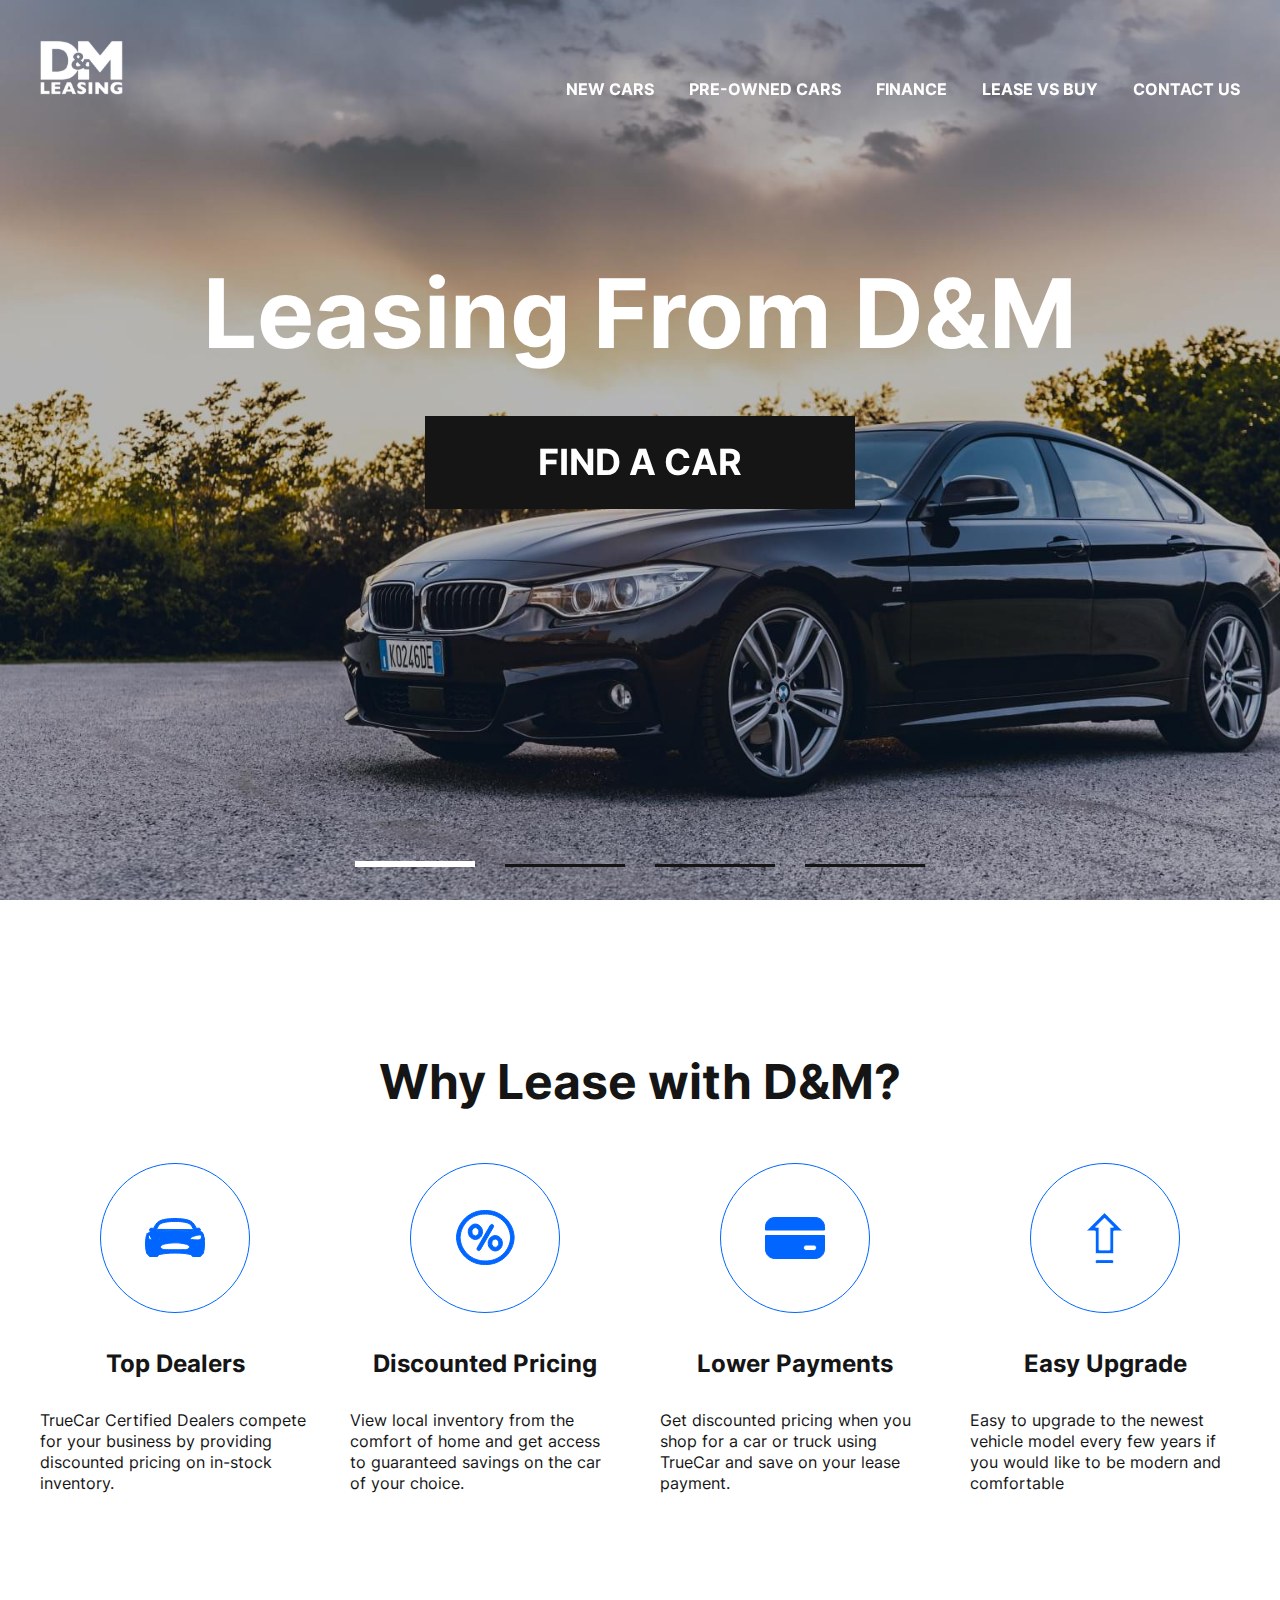
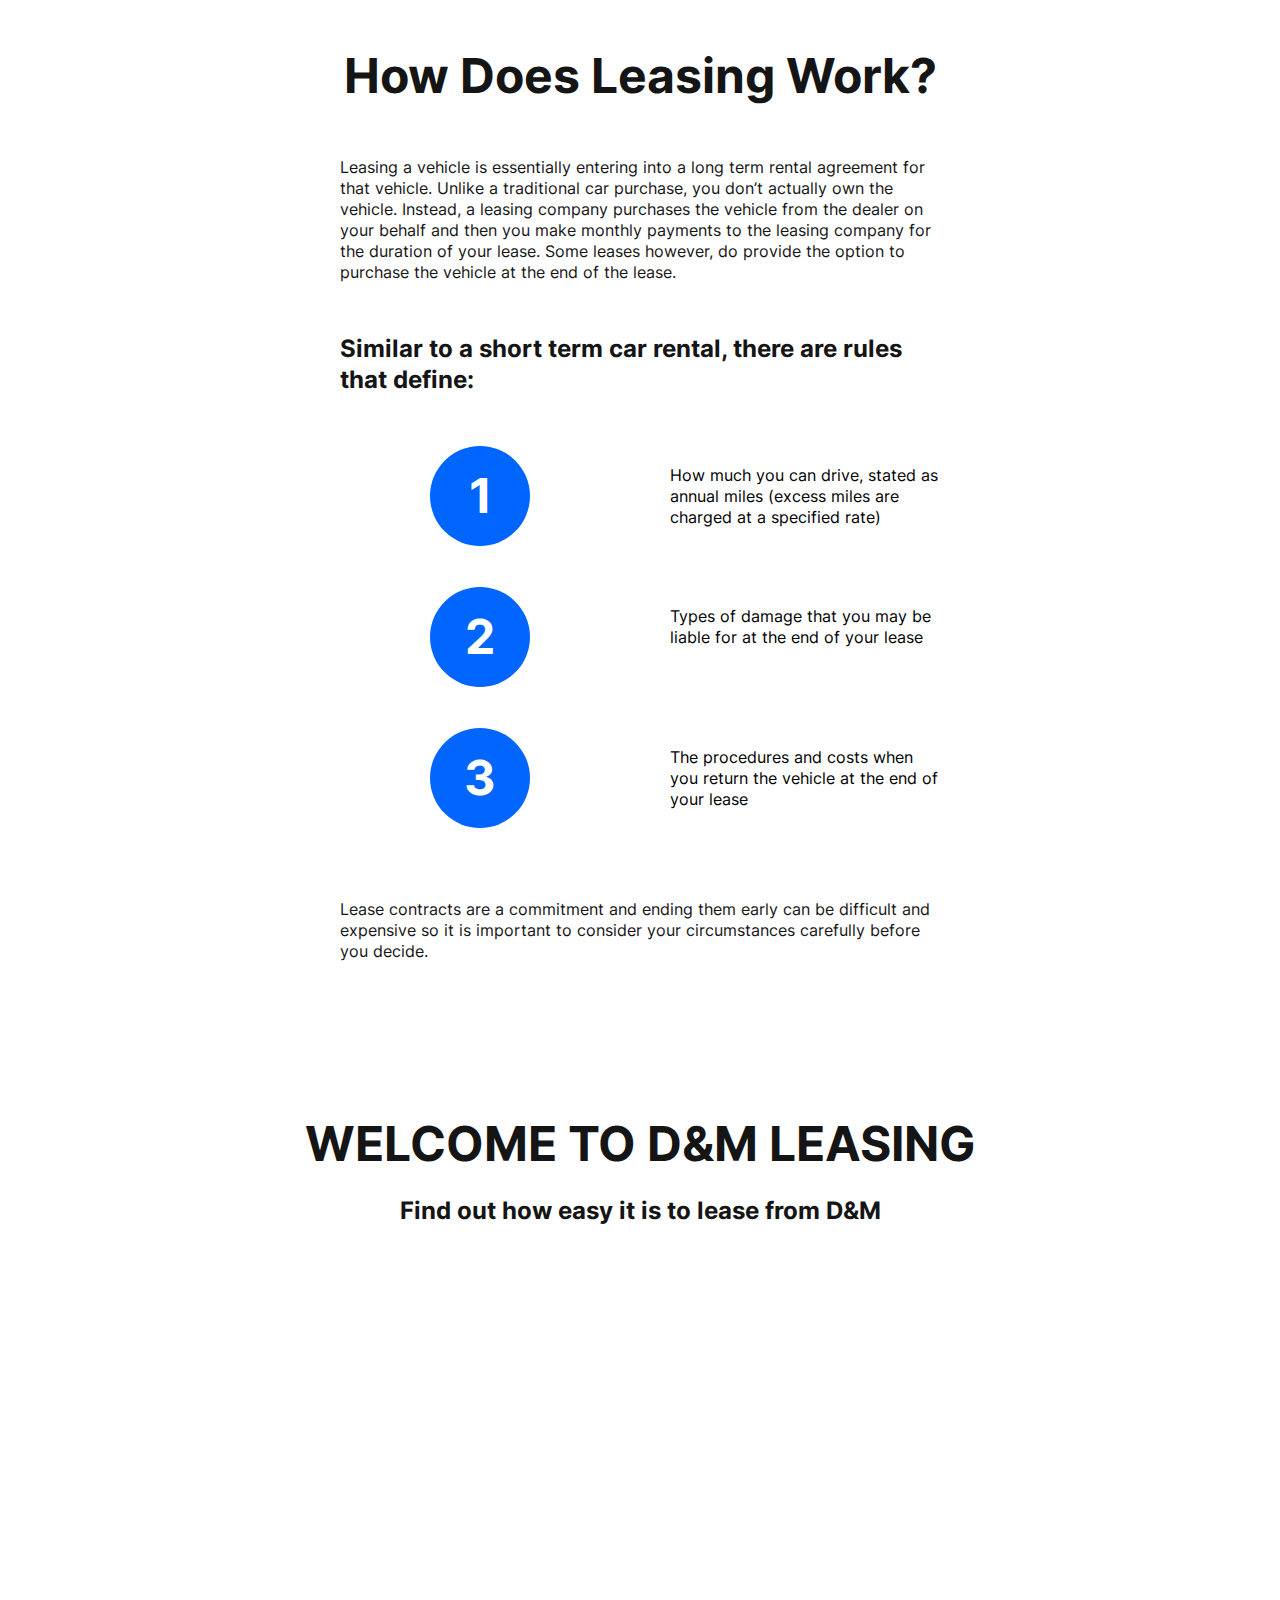
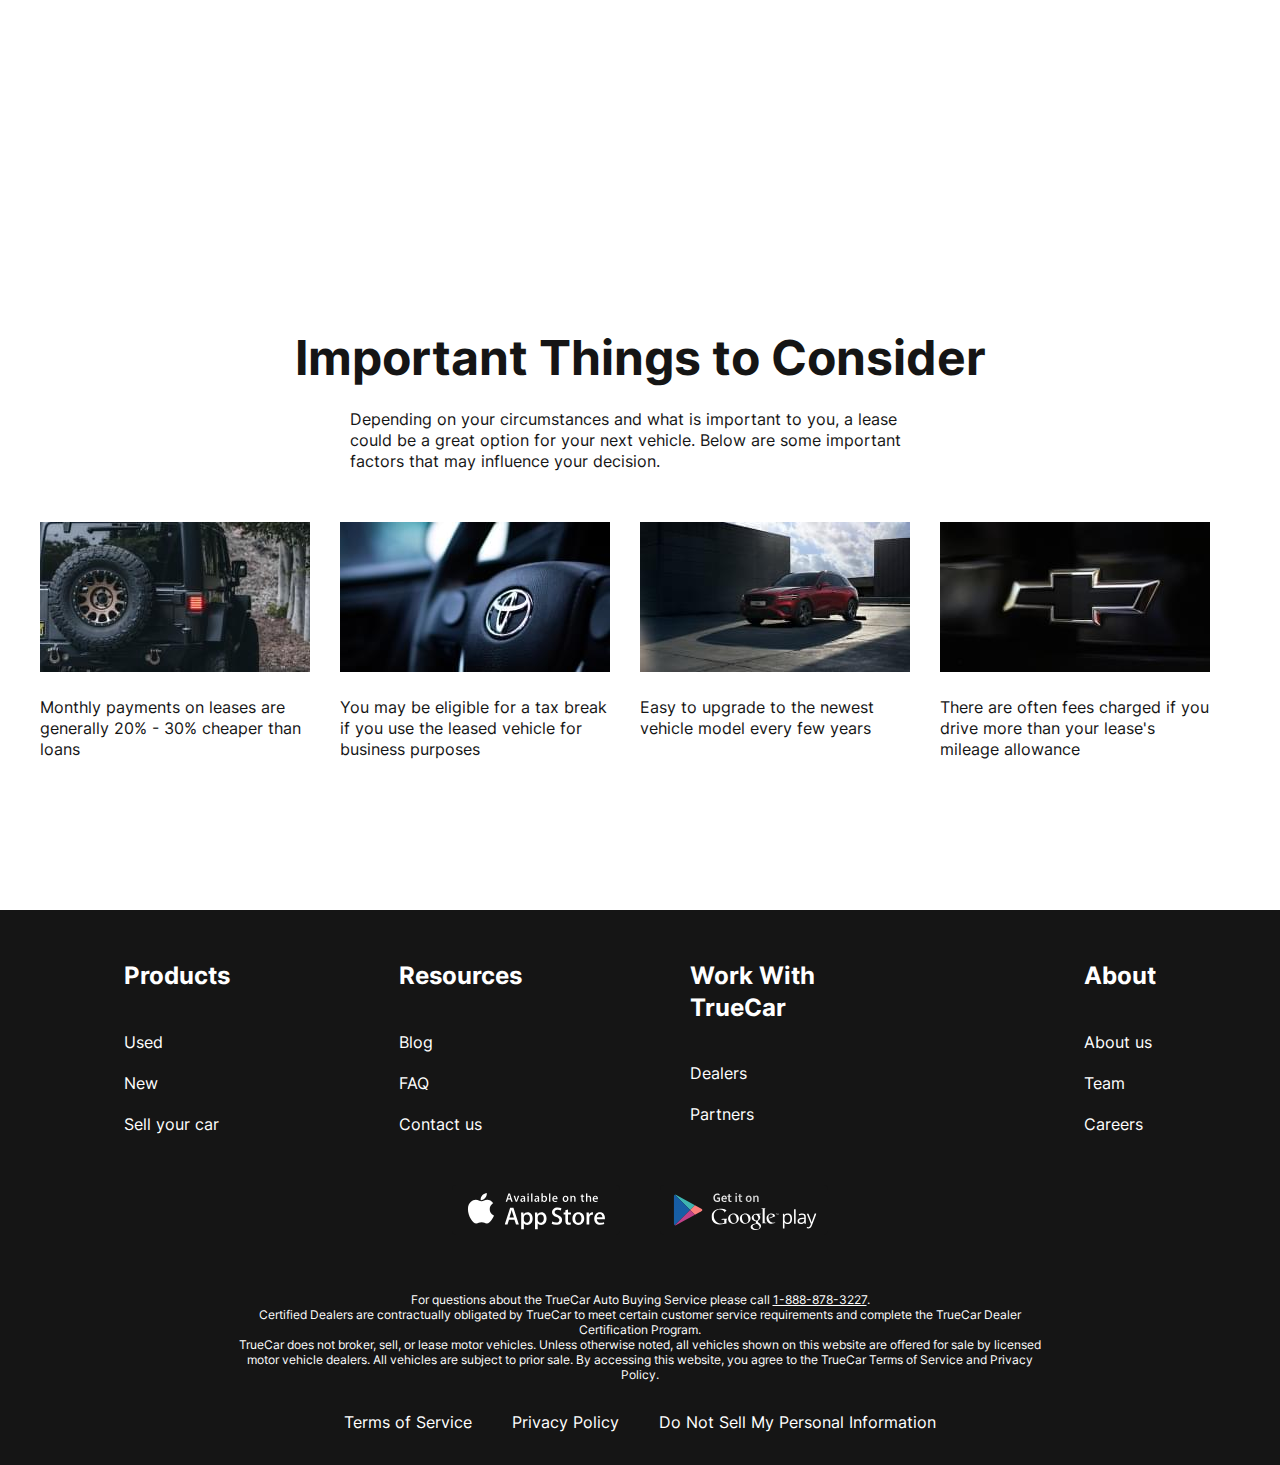
<file: index.html>
<!DOCTYPE html><html lang="en"><head><meta charset="UTF-8"><meta name="viewport" content="width=device-width,initial-scale=1"><title>Leasing From D&M</title><link rel="icon" type="images/x-icon" href="icons/logo-white.svg"><link rel="stylesheet" href="css/style.min.css"></head><body><div class="wrapper"><header class="header header-main"><div class="container"><div class="header__inner"><a class="logo" href="index.html"><img class="logo__img" src="icons/logo-white.svg" alt="logo"></a><nav class="menu"><button class="menu__btn"><span></span> <span></span> <span></span></button><ul class="menu__list"><li class="menu__list-item"><a href="new-cars.html" class="menu__list-link">NEW CARS</a></li><li class="menu__list-item"><a href="#" class="menu__list-link">PRE-OWNED CARS</a></li><li class="menu__list-item"><a href="#" class="menu__list-link">FINANCE</a></li><li class="menu__list-item"><a href="#" class="menu__list-link">LEASE VS BUY</a></li><li class="menu__list-item"><a href="contacts.html" class="menu__list-link">CONTACT US</a></li></ul></nav></div></div></header><main class="main"><section class="top"><div class="container"><h1 class="top__title">Leasing From D&M</h1><a class="top__link" href="new-cars.html">FIND A CAR</a></div></section><div class="slider"><div class="swiper"><div class="swiper-wrapper"><div class="swiper-slide" style="background-image: url(img/bg-slider-1.jpg);"></div><div class="swiper-slide" style="background-image: url(img/bg-slider-2.jpg);"></div><div class="swiper-slide" style="background-image: url(img/bg-slider-1.jpg);"></div><div class="swiper-slide" style="background-image: url(img/bg-slider-2.jpg);"></div></div><div class="swiper-pagination"></div></div></div><section class="why-lease"><div class="container"><h2 class="why-lease__title title">Why Lease with D&M?</h2><ul class="why-lease__list"><li class="why-lease__item"><img class="why-lease__item-img" src="icons/why-lease/why-lease-1.svg" alt=""><h3 class="why-lease__item-title">Top Dealers</h3><p class="why-lease__item-text">TrueCar Certified Dealers compete for your business by providing discounted pricing on in-stock inventory.</p></li><li class="why-lease__item"><img class="why-lease__item-img" src="icons/why-lease/why-lease-2.svg" alt=""><h3 class="why-lease__item-title">Discounted Pricing</h3><p class="why-lease__item-text">View local inventory from the comfort of home and get access to guaranteed savings on the car of your choice.</p></li><li class="why-lease__item"><img class="why-lease__item-img" src="icons/why-lease/why-lease-3.svg" alt=""><h3 class="why-lease__item-title">Lower Payments</h3><p class="why-lease__item-text">Get discounted pricing when you shop for a car or truck using TrueCar and save on your lease payment.</p></li><li class="why-lease__item"><img class="why-lease__item-img" src="icons/why-lease/why-lease-4.svg" alt=""><h3 class="why-lease__item-title">Easy Upgrade</h3><p class="why-lease__item-text">Easy to upgrade to the newest vehicle model every few years if you would like to be modern and comfortable</p></li></ul></div></section><section class="how-does"><div class="container"><div class="how-does__inner"><h2 class="title">How Does Leasing Work?</h2><p class="how-does__text">Leasing a vehicle is essentially entering into a long term rental agreement for that vehicle. Unlike a traditional car purchase, you don’t actually own the vehicle. Instead, a leasing company purchases the vehicle from the dealer on your behalf and then you make monthly payments to the leasing company for the duration of your lease. Some leases however, do provide the option to purchase the vehicle at the end of the lease.</p><h3 class="how-does__title">Similar to a short term car rental, there are rules that define:</h3><ol class="how-does__list"><li class="how-does__item">How much you can drive, stated as annual miles (excess miles are charged at a specified rate)</li><li class="how-does__item">Types of damage that you may be liable for at the end of your lease</li><li class="how-does__item">The procedures and costs when you return the vehicle at the end of your lease</li></ol><p class="how-does__text">Lease contracts are a commitment and ending them early can be difficult and expensive so it is important to consider your circumstances carefully before you decide.</p></div></div></section><section class="welcome-video"><div class="container"><h2 class="welcome-video__title title">WELCOME TO D&M LEASING</h2><p class="welcome-video__text">Find out how easy it is to lease from D&M</p><iframe class="welcome-video__content" width="1000" height="500" src="https://www.youtube.com/embed/nDKEGU9VvB8?si=Z-g1hLa92qc1MhS_&amp;controls=0" title="YouTube video player" frameborder="0" allow="accelerometer; autoplay; clipboard-write; encrypted-media; gyroscope; picture-in-picture; web-share" referrerpolicy="strict-origin-when-cross-origin" allowfullscreen></iframe></div></section><section class="important-things"><div class="container"><h2 class="important-things__title title">Important Things to Consider</h2><p class="important-things__text">Depending on your circumstances and what is important to you, a lease could be a great option for your next vehicle. Below are some important factors that may influence your decision.</p><ul class="important-things__list"><li class="important-things__item"><img class="important-things__item-img" src="img/important-things/1.jpg" alt=""><p class="important-things__item-text">Monthly payments on leases are generally 20% - 30% cheaper than loans</p></li><li class="important-things__item"><img class="important-things__item-img" src="img/important-things/2.jpg" alt=""><p class="important-things__item-text">You may be eligible for a tax break if you use the leased vehicle for business purposes</p></li><li class="important-things__item"><img class="important-things__item-img" src="img/important-things/3.jpg" alt=""><p class="important-things__item-text">Easy to upgrade to the newest vehicle model every few years</p></li><li class="important-things__item"><img class="important-things__item-img" src="img/important-things/4.jpg" alt=""><p class="important-things__item-text">There are often fees charged if you drive more than your lease's mileage allowance</p></li></ul></div></section></main><footer class="footer"><div class="container"><nav class="footer__menu"><ul class="footer__menu-list"><li class="footer__menu-item"><p class="footer__menu-title">Products</p></li><li class="footer__menu-item"><a href="#" class="footer__menu-link">Used</a></li><li class="footer__menu-item"><a href="#" class="footer__menu-link">New</a></li><li class="footer__menu-item"><a href="#" class="footer__menu-link">Sell your car</a></li></ul><ul class="footer__menu-list"><li class="footer__menu-item"><p class="footer__menu-title">Resources</p></li><li class="footer__menu-item"><a href="#" class="footer__menu-link">Blog</a></li><li class="footer__menu-item"><a href="#" class="footer__menu-link">FAQ</a></li><li class="footer__menu-item"><a href="contacts.html" class="footer__menu-link">Contact us</a></li></ul><ul class="footer__menu-list"><li class="footer__menu-item"><p class="footer__menu-title">Work With TrueCar</p></li><li class="footer__menu-item"><a href="#" class="footer__menu-link">Dealers</a></li><li class="footer__menu-item"><a href="#" class="footer__menu-link">Partners</a></li></ul><ul class="footer__menu-list"><li class="footer__menu-item"><p href="#" class="footer__menu-title">About</p></li><li class="footer__menu-item"><a href="#" class="footer__menu-link">About us</a></li><li class="footer__menu-item"><a href="#" class="footer__menu-link">Team</a></li><li class="footer__menu-item"><a href="#" class="footer__menu-link">Careers</a></li></ul></nav><ul class="app"><li class="app__item"><a class="app__item-link" href="#"><img class="app__item-img" src="icons/appstore.svg" alt="appstore"></a></li><li class="app__item"><a class="app__item-link" href="#"><img class="app__item-img" src="icons/googleplay.svg" alt="googleplay"></a></li></ul><div class="footer__copy"><p class="footer__copy-text">For questions about the TrueCar Auto Buying Service please call <a class="footer__copy-phone" href="tel:18888783227">1-888-878-3227</a>.</p><p class="footer__copy-text">Certified Dealers are contractually obligated by TrueCar to meet certain customer service requirements and complete the TrueCar Dealer Certification Program.</p><p></p><p class="footer__copy-text">TrueCar does not broker, sell, or lease motor vehicles. Unless otherwise noted, all vehicles shown on this website are offered for sale by licensed motor vehicle dealers. All vehicles are subject to prior sale. By accessing this website, you agree to the TrueCar Terms of Service and Privacy Policy.</p></div><nav class="copy__nav"><ul class="copy__nav-list"><li class="copy__nav-item"><a class="copy__nav-link" href="#">Terms of Service</a></li><li class="copy__nav-item"><a class="copy__nav-link" href="#">Privacy Policy</a></li><li class="copy__nav-item"><a class="copy__nav-link" href="#">Do Not Sell My Personal Information</a></li></ul></nav></div></footer></div><script src="js/swiper-bundle.min.js"></script><script src="js/main.js"></script></body></html>
</file>
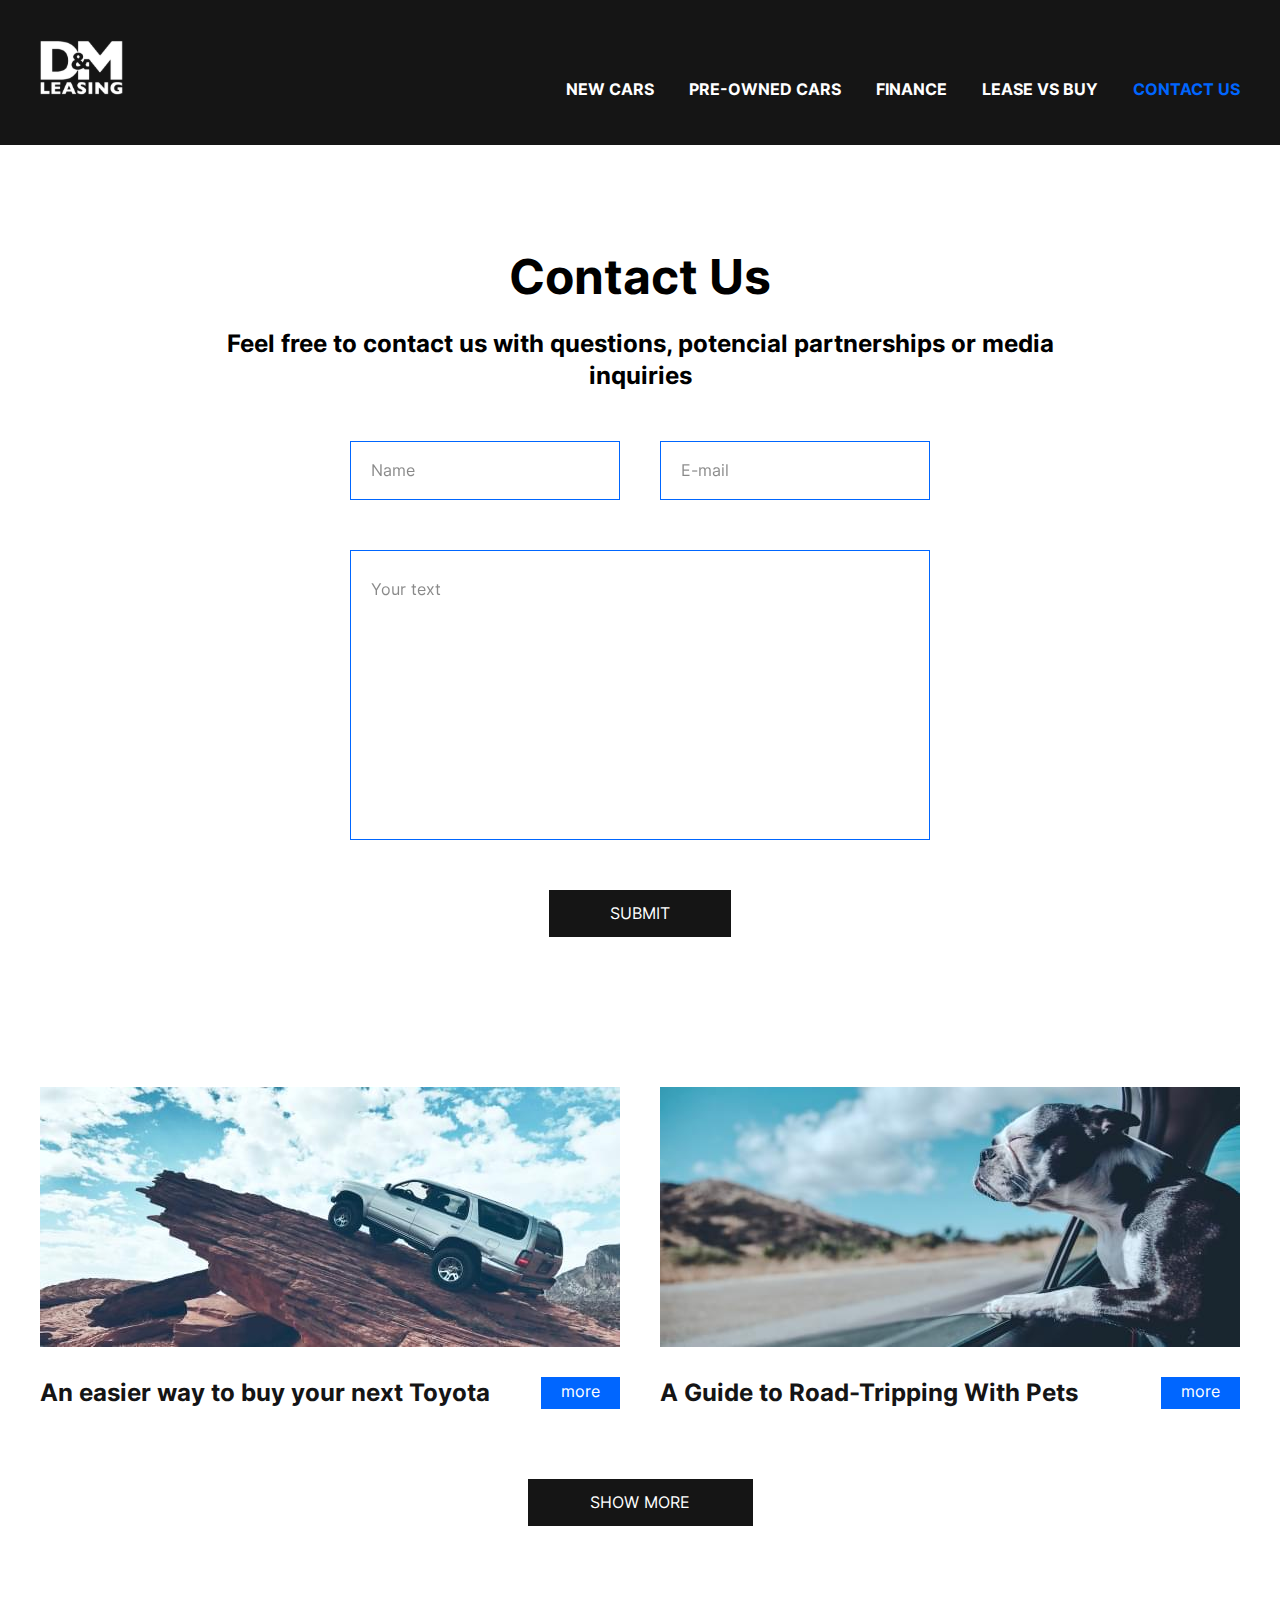
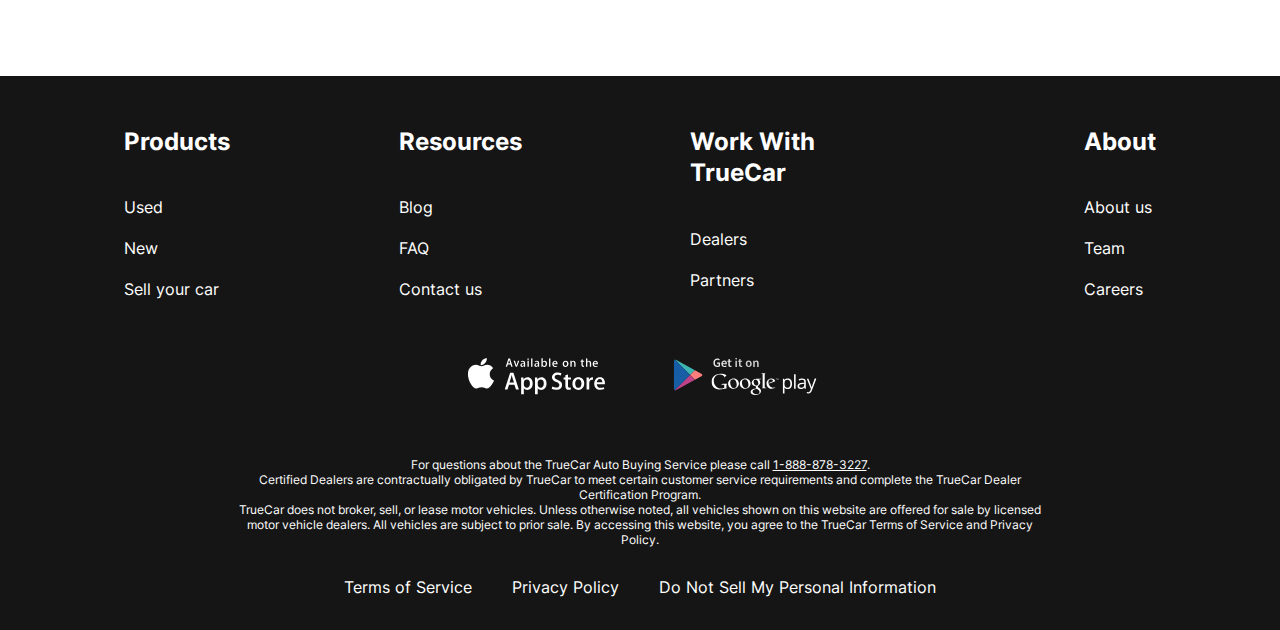
<file: contacts.html>
<!DOCTYPE html><html lang="en"><head><meta charset="UTF-8"><meta name="viewport" content="width=device-width,initial-scale=1"><title>Contacts</title><link rel="icon" type="images/x-icon" href="icons/logo-white.svg"><link rel="stylesheet" href="css/style.min.css"></head><body><div class="wrapper"><header class="header"><div class="container"><div class="header__inner"><a href="index.html" class="logo"><img class="logo__img" src="icons/logo-white.svg" alt="logo"></a><nav class="menu"><button class="menu__btn"><span></span> <span></span> <span></span></button><ul class="menu__list"><li class="menu__list-item"><a href="new-cars.html" class="menu__list-link">NEW CARS</a></li><li class="menu__list-item"><a href="#" class="menu__list-link">PRE-OWNED CARS</a></li><li class="menu__list-item"><a href="#" class="menu__list-link">FINANCE</a></li><li class="menu__list-item"><a href="#" class="menu__list-link">LEASE VS BUY</a></li><li class="menu__list-item"><a href="contacts.html" class="menu__list-link menu__list-link--active">CONTACT US</a></li></ul></nav></div></div></header><main class="main"><section class="contacts"><div class="container"><h2 class="contacts__title title">Contact Us</h2><p class="contacts__text">Feel free to contact us with questions, potencial partnerships or media inquiries</p><form class="form" action="#"><input class="form__input" type="name" placeholder="Name"> <input class="form__input" type="email" placeholder="E-mail"> <textarea class="form__textarea" placeholder="Your text"></textarea> <button class="form__btn" type="submit">SUBMIT</button></form></div></section><section class="blog"><div class="container"><div class="blog__items"><div class="blog__item"><img class="blog__item-img" src="img/blog/1.jpg" alt=""><h3 class="blog__item-title">An easier way to buy your next Toyota</h3><a class="blog__item-link" href="">more</a></div><div class="blog__item"><img class="blog__item-img" src="img/blog/2.jpg" alt=""><h3 class="blog__item-title">A Guide to Road-Tripping With Pets</h3><a class="blog__item-link" href="">more</a></div></div><a class="primaryBtn" href="#">SHOW MORE</a></div></section></main><footer class="footer"><div class="container"><nav class="footer__menu"><ul class="footer__menu-list"><li class="footer__menu-item"><p class="footer__menu-title">Products</p></li><li class="footer__menu-item"><a href="#" class="footer__menu-link">Used</a></li><li class="footer__menu-item"><a href="#" class="footer__menu-link">New</a></li><li class="footer__menu-item"><a href="#" class="footer__menu-link">Sell your car</a></li></ul><ul class="footer__menu-list"><li class="footer__menu-item"><p class="footer__menu-title">Resources</p></li><li class="footer__menu-item"><a href="#" class="footer__menu-link">Blog</a></li><li class="footer__menu-item"><a href="#" class="footer__menu-link">FAQ</a></li><li class="footer__menu-item"><a href="#" class="footer__menu-link">Contact us</a></li></ul><ul class="footer__menu-list"><li class="footer__menu-item"><p class="footer__menu-title">Work With TrueCar</p></li><li class="footer__menu-item"><a href="#" class="footer__menu-link">Dealers</a></li><li class="footer__menu-item"><a href="#" class="footer__menu-link">Partners</a></li></ul><ul class="footer__menu-list"><li class="footer__menu-item"><p href="#" class="footer__menu-title">About</p></li><li class="footer__menu-item"><a href="#" class="footer__menu-link">About us</a></li><li class="footer__menu-item"><a href="#" class="footer__menu-link">Team</a></li><li class="footer__menu-item"><a href="#" class="footer__menu-link">Careers</a></li></ul></nav><ul class="app"><li class="app__item"><a class="app__item-link" href="#"><img class="app__item-img" src="icons/appstore.svg" alt="appstore"></a></li><li class="app__item"><a class="app__item-link" href="#"><img class="app__item-img" src="icons/googleplay.svg" alt="googleplay"></a></li></ul><div class="footer__copy"><p class="footer__copy-text">For questions about the TrueCar Auto Buying Service please call <a class="footer__copy-phone" href="tel:18888783227">1-888-878-3227</a>.</p><p class="footer__copy-text">Certified Dealers are contractually obligated by TrueCar to meet certain customer service requirements and complete the TrueCar Dealer Certification Program.</p><p></p><p class="footer__copy-text">TrueCar does not broker, sell, or lease motor vehicles. Unless otherwise noted, all vehicles shown on this website are offered for sale by licensed motor vehicle dealers. All vehicles are subject to prior sale. By accessing this website, you agree to the TrueCar Terms of Service and Privacy Policy.</p></div><nav class="copy__nav"><ul class="copy__nav-list"><li class="copy__nav-item"><a class="copy__nav-link" href="#">Terms of Service</a></li><li class="copy__nav-item"><a class="copy__nav-link" href="#">Privacy Policy</a></li><li class="copy__nav-item"><a class="copy__nav-link" href="#">Do Not Sell My Personal Information</a></li></ul></nav></div></footer></div><script src="js/main.js"></script></body></html>
</file>
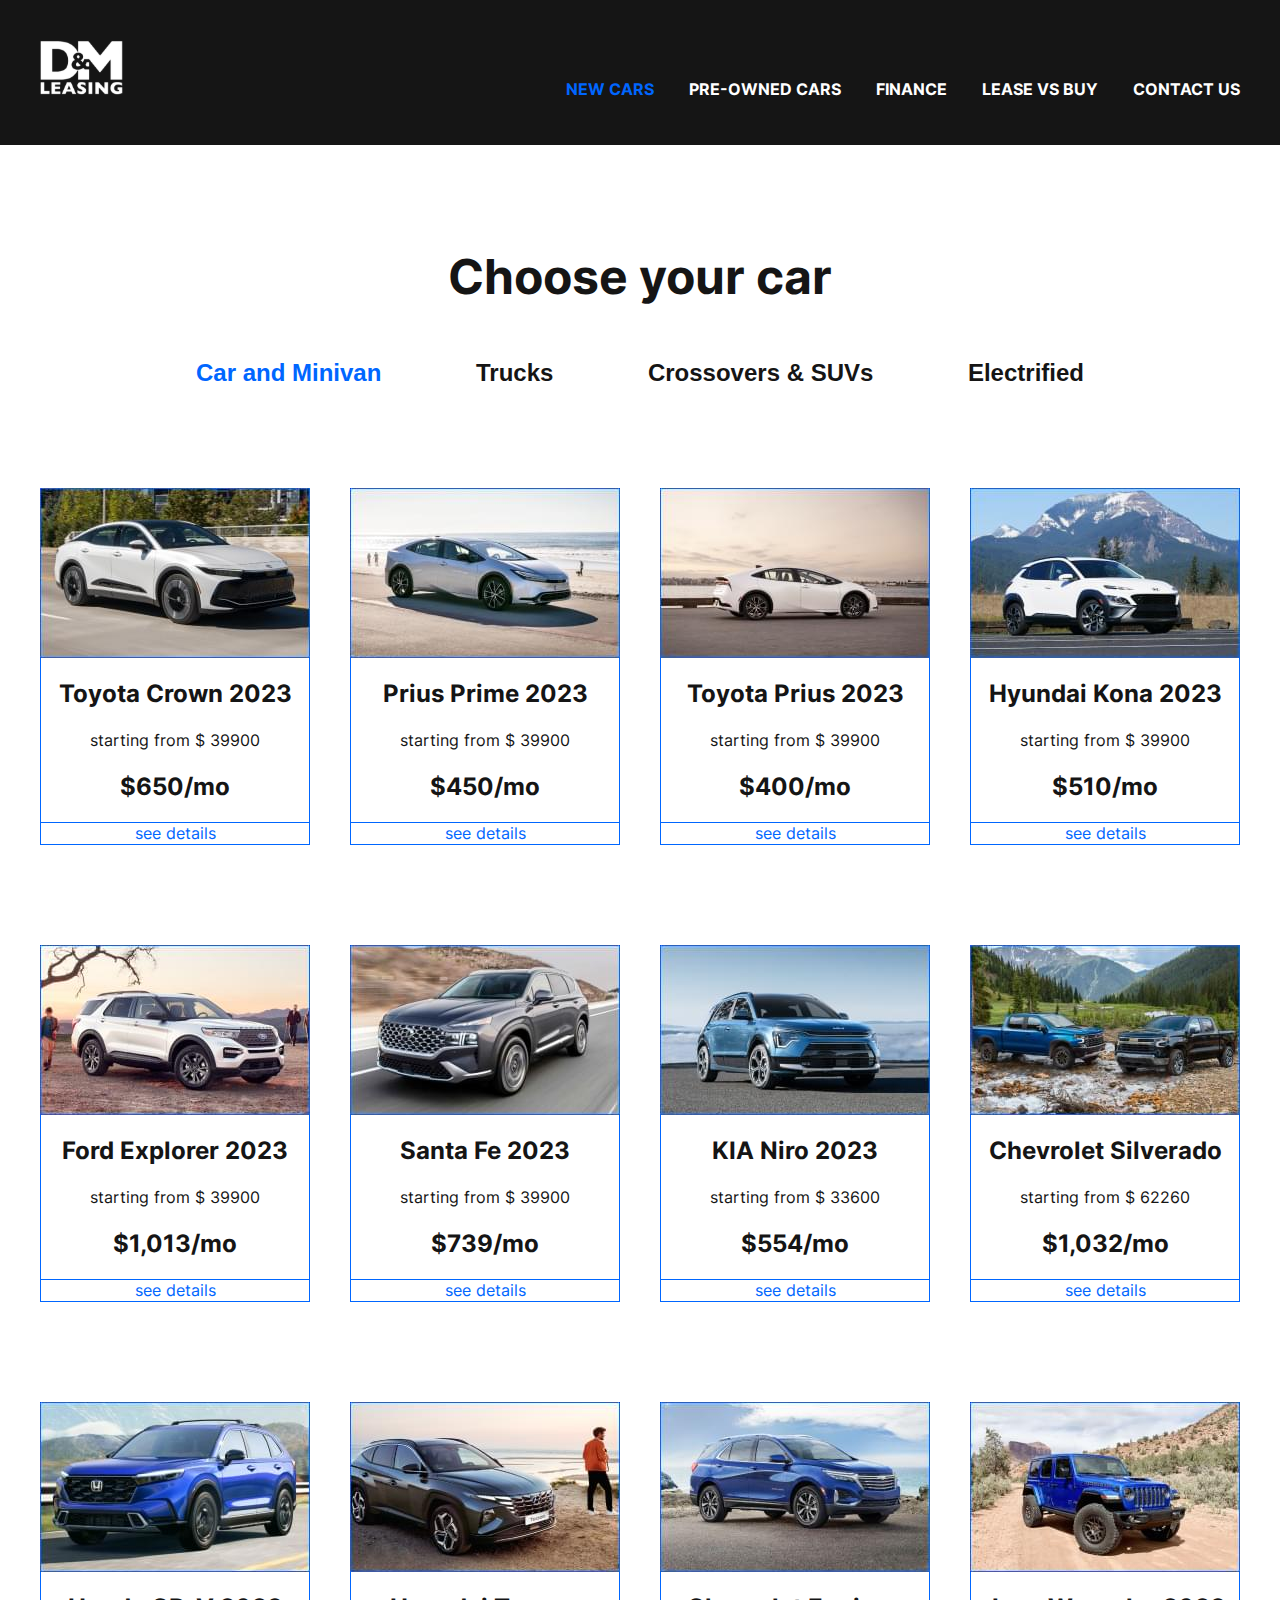
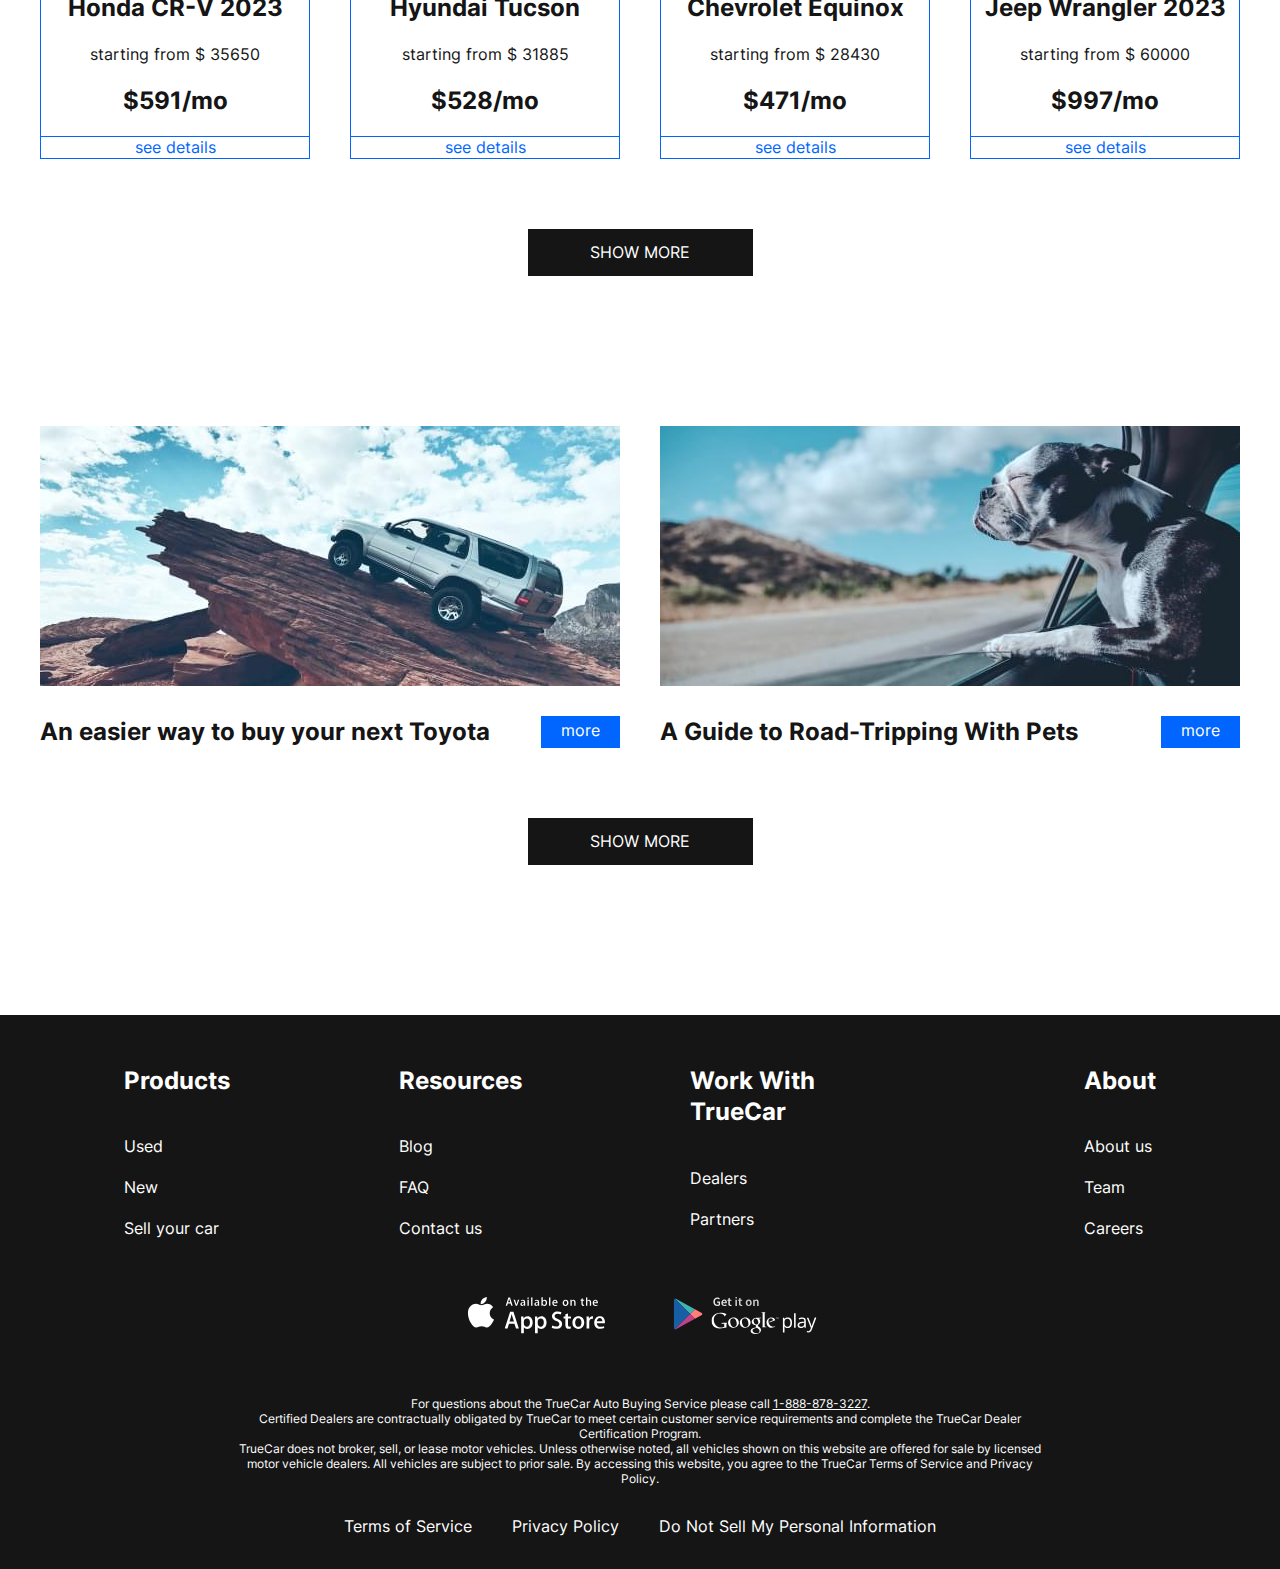
<file: new-cars.html>
<!DOCTYPE html><html lang="en"><head><meta charset="UTF-8"><meta name="viewport" content="width=device-width,initial-scale=1"><title>New-Cars</title><link rel="icon" type="images/x-icon" href="icons/logo-white.svg"><link rel="stylesheet" href="css/style.min.css"></head><body><div class="wrapper"><header class="header"><div class="container"><div class="header__inner"><a href="index.html" class="logo"><img class="logo__img" src="icons/logo-white.svg" alt="logo"></a><nav class="menu"><button class="menu__btn"><span></span> <span></span> <span></span></button><ul class="menu__list"><li class="menu__list-item"><a href="new-cars.html" class="menu__list-link menu__list-link--active">NEW CARS</a></li><li class="menu__list-item"><a href="#" class="menu__list-link">PRE-OWNED CARS</a></li><li class="menu__list-item"><a href="#" class="menu__list-link">FINANCE</a></li><li class="menu__list-item"><a href="#" class="menu__list-link">LEASE VS BUY</a></li><li class="menu__list-item"><a href="contacts.html" class="menu__list-link">CONTACT US</a></li></ul></nav></div></div></header><main class="main"><section class="choose"><div class="container"><h2 class="choose__title title">Choose your car</h2><div class="tabs"><div class="tabs__btn"><button class="tabs__btn-item tabs__btn-item--active" data-button="content-1">Car and Minivan</button> <button class="tabs__btn-item" data-button="content-2">Trucks</button> <button class="tabs__btn-item" data-button="content-3">Crossovers & SUVs</button> <button class="tabs__btn-item" data-button="content-4">Electrified</button></div><div class="tabs__content"><div class="tabs__content-item tabs__content-item--active" id="content-1"><div class="card"><img class="card__img" src="img/card/card-1.jpg" alt=""><div class="card__content"><h3 class="card__title">Toyota Crown 2023</h3><p class="card__text">starting from $ 39900</p><p class="card__price">$650/mo</p></div><a class="card__link" href="#">see details</a></div><div class="card"><img class="card__img" src="img/card/card-2.jpg" alt=""><div class="card__content"><h3 class="card__title">Prius Prime 2023</h3><p class="card__text">starting from $ 39900</p><p class="card__price">$450/mo</p></div><a class="card__link" href="#">see details</a></div><div class="card"><img class="card__img" src="img/card/card-3.jpg" alt=""><div class="card__content"><h3 class="card__title">Toyota Prius 2023</h3><p class="card__text">starting from $ 39900</p><p class="card__price">$400/mo</p></div><a class="card__link" href="#">see details</a></div><div class="card"><img class="card__img" src="img/card/card-4.jpg" alt=""><div class="card__content"><h3 class="card__title">Hyundai Kona 2023</h3><p class="card__text">starting from $ 39900</p><p class="card__price">$510/mo</p></div><a class="card__link" href="#">see details</a></div><div class="card"><img class="card__img" src="img/card/card-5.jpg" alt=""><div class="card__content"><h3 class="card__title">Ford Explorer 2023</h3><p class="card__text">starting from $ 39900</p><p class="card__price">$1,013/mo</p></div><a class="card__link" href="#">see details</a></div><div class="card"><img class="card__img" src="img/card/card-6.jpg" alt=""><div class="card__content"><h3 class="card__title">Santa Fe 2023</h3><p class="card__text">starting from $ 39900</p><p class="card__price">$739/mo</p></div><a class="card__link" href="#">see details</a></div><div class="card"><img class="card__img" src="img/card/card-7.jpg" alt=""><div class="card__content"><h3 class="card__title">KIA Niro 2023</h3><p class="card__text">starting from $ 33600</p><p class="card__price">$554/mo</p></div><a class="card__link" href="#">see details</a></div><div class="card"><img class="card__img" src="img/card/card-8.jpg" alt=""><div class="card__content"><h3 class="card__title">Chevrolet Silverado</h3><p class="card__text">starting from $ 62260</p><p class="card__price">$1,032/mo</p></div><a class="card__link" href="#">see details</a></div><div class="card"><img class="card__img" src="img/card/card-9.jpg" alt=""><div class="card__content"><h3 class="card__title">Honda CR-V 2023</h3><p class="card__text">starting from $ 35650</p><p class="card__price">$591/mo</p></div><a class="card__link" href="#">see details</a></div><div class="card"><img class="card__img" src="img/card/card-10.jpg" alt=""><div class="card__content"><h3 class="card__title">Hyundai Tucson</h3><p class="card__text">starting from $ 31885</p><p class="card__price">$528/mo</p></div><a class="card__link" href="#">see details</a></div><div class="card"><img class="card__img" src="img/card/card-11.jpg" alt=""><div class="card__content"><h3 class="card__title">Chevrolet Equinox</h3><p class="card__text">starting from $ 28430</p><p class="card__price">$471/mo</p></div><a class="card__link" href="#">see details</a></div><div class="card"><img class="card__img" src="img/card/card-12.jpg" alt=""><div class="card__content"><h3 class="card__title">Jeep Wrangler 2023</h3><p class="card__text">starting from $ 60000</p><p class="card__price">$997/mo</p></div><a class="card__link" href="#">see details</a></div></div><div class="tabs__content-item" id="content-2"><div class="card"><img class="card__img" src="img/card/card-4.jpg" alt=""><div class="card__content"><h3 class="card__title">Hyundai Kona 2023</h3><p class="card__text">starting from $ 39900</p><p class="card__price">$510/mo</p></div><a class="card__link" href="#">see details</a></div><div class="card"><img class="card__img" src="img/card/card-5.jpg" alt=""><div class="card__content"><h3 class="card__title">Ford Explorer 2023</h3><p class="card__text">starting from $ 39900</p><p class="card__price">$1,013/mo</p></div><a class="card__link" href="#">see details</a></div><div class="card"><img class="card__img" src="img/card/card-6.jpg" alt=""><div class="card__content"><h3 class="card__title">Santa Fe 2023</h3><p class="card__text">starting from $ 39900</p><p class="card__price">$739/mo</p></div><a class="card__link" href="#">see details</a></div><div class="card"><img class="card__img" src="img/card/card-7.jpg" alt=""><div class="card__content"><h3 class="card__title">KIA Niro 2023</h3><p class="card__text">starting from $ 33600</p><p class="card__price">$554/mo</p></div><a class="card__link" href="#">see details</a></div></div><div class="tabs__content-item" id="content-3"><div class="card"><img class="card__img" src="img/card/card-8.jpg" alt=""><div class="card__content"><h3 class="card__title">Chevrolet Silverado</h3><p class="card__text">starting from $ 62260</p><p class="card__price">$1,032/mo</p></div><a class="card__link" href="#">see details</a></div><div class="card"><img class="card__img" src="img/card/card-9.jpg" alt=""><div class="card__content"><h3 class="card__title">Honda CR-V 2023</h3><p class="card__text">starting from $ 35650</p><p class="card__price">$591/mo</p></div><a class="card__link" href="#">see details</a></div><div class="card"><img class="card__img" src="img/card/card-10.jpg" alt=""><div class="card__content"><h3 class="card__title">Hyundai Tucson</h3><p class="card__text">starting from $ 31885</p><p class="card__price">$528/mo</p></div><a class="card__link" href="#">see details</a></div><div class="card"><img class="card__img" src="img/card/card-11.jpg" alt=""><div class="card__content"><h3 class="card__title">Chevrolet Equinox</h3><p class="card__text">starting from $ 28430</p><p class="card__price">$471/mo</p></div><a class="card__link" href="#">see details</a></div></div><div class="tabs__content-item" id="content-4"><div class="card"><img class="card__img" src="img/card/card-12.jpg" alt=""><div class="card__content"><h3 class="card__title">Jeep Wrangler 2023</h3><p class="card__text">starting from $ 60000</p><p class="card__price">$997/mo</p></div><a class="card__link" href="#">see details</a></div><div class="card"><img class="card__img" src="img/card/card-3.jpg" alt=""><div class="card__content"><h3 class="card__title">Toyota Prius 2023</h3><p class="card__text">starting from $ 39900</p><p class="card__price">$400/mo</p></div><a class="card__link" href="#">see details</a></div><div class="card"><img class="card__img" src="img/card/card-4.jpg" alt=""><div class="card__content"><h3 class="card__title">Hyundai Kona 2023</h3><p class="card__text">starting from $ 39900</p><p class="card__price">$510/mo</p></div><a class="card__link" href="#">see details</a></div><div class="card"><img class="card__img" src="img/card/card-5.jpg" alt=""><div class="card__content"><h3 class="card__title">Ford Explorer 2023</h3><p class="card__text">starting from $ 39900</p><p class="card__price">$1,013/mo</p></div><a class="card__link" href="#">see details</a></div><div class="card"><img class="card__img" src="img/card/card-6.jpg" alt=""><div class="card__content"><h3 class="card__title">Santa Fe 2023</h3><p class="card__text">starting from $ 39900</p><p class="card__price">$739/mo</p></div><a class="card__link" href="#">see details</a></div><div class="card"><img class="card__img" src="img/card/card-7.jpg" alt=""><div class="card__content"><h3 class="card__title">KIA Niro 2023</h3><p class="card__text">starting from $ 33600</p><p class="card__price">$554/mo</p></div><a class="card__link" href="#">see details</a></div><div class="card"><img class="card__img" src="img/card/card-8.jpg" alt=""><div class="card__content"><h3 class="card__title">Chevrolet Silverado</h3><p class="card__text">starting from $ 62260</p><p class="card__price">$1,032/mo</p></div><a class="card__link" href="#">see details</a></div><div class="card"><img class="card__img" src="img/card/card-9.jpg" alt=""><div class="card__content"><h3 class="card__title">Honda CR-V 2023</h3><p class="card__text">starting from $ 35650</p><p class="card__price">$591/mo</p></div><a class="card__link" href="#">see details</a></div></div></div></div><a class="primaryBtn choose__btn" href="#">SHOW MORE</a></div></section><section class="blog"><div class="container"><div class="blog__items"><div class="blog__item"><img class="blog__item-img" src="img/blog/1.jpg" alt=""><h3 class="blog__item-title">An easier way to buy your next Toyota</h3><a class="blog__item-link" href="">more</a></div><div class="blog__item"><img class="blog__item-img" src="img/blog/2.jpg" alt=""><h3 class="blog__item-title">A Guide to Road-Tripping With Pets</h3><a class="blog__item-link" href="">more</a></div></div><a class="primaryBtn" href="#">SHOW MORE</a></div></section></main><footer class="footer"><div class="container"><nav class="footer__menu"><ul class="footer__menu-list"><li class="footer__menu-item"><p class="footer__menu-title">Products</p></li><li class="footer__menu-item"><a href="#" class="footer__menu-link">Used</a></li><li class="footer__menu-item"><a href="#" class="footer__menu-link">New</a></li><li class="footer__menu-item"><a href="#" class="footer__menu-link">Sell your car</a></li></ul><ul class="footer__menu-list"><li class="footer__menu-item"><p class="footer__menu-title">Resources</p></li><li class="footer__menu-item"><a href="#" class="footer__menu-link">Blog</a></li><li class="footer__menu-item"><a href="#" class="footer__menu-link">FAQ</a></li><li class="footer__menu-item"><a href="#" class="footer__menu-link">Contact us</a></li></ul><ul class="footer__menu-list"><li class="footer__menu-item"><p class="footer__menu-title">Work With TrueCar</p></li><li class="footer__menu-item"><a href="#" class="footer__menu-link">Dealers</a></li><li class="footer__menu-item"><a href="#" class="footer__menu-link">Partners</a></li></ul><ul class="footer__menu-list"><li class="footer__menu-item"><p href="#" class="footer__menu-title">About</p></li><li class="footer__menu-item"><a href="#" class="footer__menu-link">About us</a></li><li class="footer__menu-item"><a href="#" class="footer__menu-link">Team</a></li><li class="footer__menu-item"><a href="#" class="footer__menu-link">Careers</a></li></ul></nav><ul class="app"><li class="app__item"><a class="app__item-link" href="#"><img class="app__item-img" src="icons/appstore.svg" alt="appstore"></a></li><li class="app__item"><a class="app__item-link" href="#"><img class="app__item-img" src="icons/googleplay.svg" alt="googleplay"></a></li></ul><div class="footer__copy"><p class="footer__copy-text">For questions about the TrueCar Auto Buying Service please call <a class="footer__copy-phone" href="tel:18888783227">1-888-878-3227</a>.</p><p class="footer__copy-text">Certified Dealers are contractually obligated by TrueCar to meet certain customer service requirements and complete the TrueCar Dealer Certification Program.</p><p></p><p class="footer__copy-text">TrueCar does not broker, sell, or lease motor vehicles. Unless otherwise noted, all vehicles shown on this website are offered for sale by licensed motor vehicle dealers. All vehicles are subject to prior sale. By accessing this website, you agree to the TrueCar Terms of Service and Privacy Policy.</p></div><nav class="copy__nav"><ul class="copy__nav-list"><li class="copy__nav-item"><a class="copy__nav-link" href="#">Terms of Service</a></li><li class="copy__nav-item"><a class="copy__nav-link" href="#">Privacy Policy</a></li><li class="copy__nav-item"><a class="copy__nav-link" href="#">Do Not Sell My Personal Information</a></li></ul></nav></div></footer></div><script src="js/main.js"></script></body></html>
</file>
<file: css/style.min.css>
abbr,address,article,aside,audio,b,blockquote,body,canvas,caption,cite,code,dd,del,details,dfn,div,dl,dt,em,fieldset,figcaption,figure,footer,form,h1,h2,h3,h4,h5,h6,header,hgroup,html,i,iframe,img,ins,kbd,label,legend,li,mark,menu,nav,object,ol,p,pre,q,samp,section,small,span,strong,sub,summary,sup,table,tbody,td,tfoot,th,thead,time,tr,ul,var,video{margin:0;padding:0;border:0;outline:0;font-size:100%;vertical-align:baseline;background:rgba(0,0,0,0)}body{line-height:1}article,aside,details,figcaption,figure,footer,header,hgroup,menu,nav,section{display:block}nav ul{list-style:none}blockquote,q{quotes:none}blockquote:after,blockquote:before,q:after,q:before{content:"";content:none}a{margin:0;padding:0;font-size:100%;vertical-align:baseline;background:rgba(0,0,0,0)}ins{background-color:#ff9;color:#000;text-decoration:none}mark{background-color:#ff9;color:#000;font-style:italic;font-weight:700}del{text-decoration:line-through}abbr[title],dfn[title]{border-bottom:1px dotted;cursor:help}table{border-collapse:collapse;border-spacing:0}hr{display:block;height:1px;border:0;border-top:1px solid #ccc;margin:1em 0;padding:0}input,select{vertical-align:middle}@media(prefers-reduced-motion:reduce){*{animation-duration:NaNs!important;animation-iteration-count:1!important;transition-duration:NaNs!important;scroll-behavior:auto!important}}@font-face{font-family:Inter;src:url(../fonts/Inter-Regular.ttf) format("truetype");font-weight:400;font-style:normal}@font-face{font-family:Inter;src:url(../fonts/Inter-Bold.ttf) format("truetype");font-weight:700;font-style:normal}@font-face{font-family:swiper-icons;src:url("data:application/font-woff;charset=utf-8;base64, [base64]//wADZ2x5ZgAAAywAAADMAAAD2MHtryVoZWFkAAABbAAAADAAAAA2E2+eoWhoZWEAAAGcAAAAHwAAACQC9gDzaG10eAAAAigAAAAZAAAArgJkABFsb2NhAAAC0AAAAFoAAABaFQAUGG1heHAAAAG8AAAAHwAAACAAcABAbmFtZQAAA/gAAAE5AAACXvFdBwlwb3N0AAAFNAAAAGIAAACE5s74hXjaY2BkYGAAYpf5Hu/j+W2+MnAzMYDAzaX6QjD6/4//Bxj5GA8AuRwMYGkAPywL13jaY2BkYGA88P8Agx4j+/8fQDYfA1AEBWgDAIB2BOoAeNpjYGRgYNBh4GdgYgABEMnIABJzYNADCQAACWgAsQB42mNgYfzCOIGBlYGB0YcxjYGBwR1Kf2WQZGhhYGBiYGVmgAFGBiQQkOaawtDAoMBQxXjg/wEGPcYDDA4wNUA2CCgwsAAAO4EL6gAAeNpj2M0gyAACqxgGNWBkZ2D4/wMA+xkDdgAAAHjaY2BgYGaAYBkGRgYQiAHyGMF8FgYHIM3DwMHABGQrMOgyWDLEM1T9/w8UBfEMgLzE////P/5//f/V/xv+r4eaAAeMbAxwIUYmIMHEgKYAYjUcsDAwsLKxc3BycfPw8jEQA/[base64]/uznmfPFBNODM2K7MTQ45YEAZqGP81AmGGcF3iPqOop0r1SPTaTbVkfUe4HXj97wYE+yNwWYxwWu4v1ugWHgo3S1XdZEVqWM7ET0cfnLGxWfkgR42o2PvWrDMBSFj/IHLaF0zKjRgdiVMwScNRAoWUoH78Y2icB/yIY09An6AH2Bdu/UB+yxopYshQiEvnvu0dURgDt8QeC8PDw7Fpji3fEA4z/PEJ6YOB5hKh4dj3EvXhxPqH/SKUY3rJ7srZ4FZnh1PMAtPhwP6fl2PMJMPDgeQ4rY8YT6Gzao0eAEA409DuggmTnFnOcSCiEiLMgxCiTI6Cq5DZUd3Qmp10vO0LaLTd2cjN4fOumlc7lUYbSQcZFkutRG7g6JKZKy0RmdLY680CDnEJ+UMkpFFe1RN7nxdVpXrC4aTtnaurOnYercZg2YVmLN/d/gczfEimrE/fs/bOuq29Zmn8tloORaXgZgGa78yO9/cnXm2BpaGvq25Dv9S4E9+5SIc9PqupJKhYFSSl47+Qcr1mYNAAAAeNptw0cKwkAAAMDZJA8Q7OUJvkLsPfZ6zFVERPy8qHh2YER+3i/BP83vIBLLySsoKimrqKqpa2hp6+jq6RsYGhmbmJqZSy0sraxtbO3sHRydnEMU4uR6yx7JJXveP7WrDycAAAAAAAH//wACeNpjYGRgYOABYhkgZgJCZgZNBkYGLQZtIJsFLMYAAAw3ALgAeNolizEKgDAQBCchRbC2sFER0YD6qVQiBCv/H9ezGI6Z5XBAw8CBK/m5iQQVauVbXLnOrMZv2oLdKFa8Pjuru2hJzGabmOSLzNMzvutpB3N42mNgZGBg4GKQYzBhYMxJLMlj4GBgAYow/P/PAJJhLM6sSoWKfWCAAwDAjgbRAAB42mNgYGBkAIIbCZo5IPrmUn0hGA0AO8EFTQAA");font-weight:400;font-style:normal}:root{--swiper-theme-color:#007aff}:host{position:relative;display:block;margin-left:auto;margin-right:auto;z-index:1}.swiper{margin-left:auto;margin-right:auto;position:relative;overflow:hidden;list-style:none;padding:0;z-index:1;display:block}.swiper-vertical>.swiper-wrapper{flex-direction:column}.swiper-wrapper{position:relative;width:100%;height:100%;z-index:1;display:flex;transition-property:transform;transition-timing-function:var(--swiper-wrapper-transition-timing-function,initial);box-sizing:content-box}.swiper-android .swiper-slide,.swiper-ios .swiper-slide,.swiper-wrapper{transform:translate3d(0,0,0)}.swiper-horizontal{touch-action:pan-y}.swiper-vertical{touch-action:pan-x}.swiper-slide{flex-shrink:0;width:100%;height:100%;position:relative;transition-property:transform;display:block}.swiper-slide-invisible-blank{visibility:hidden}.swiper-autoheight,.swiper-autoheight .swiper-slide{height:auto}.swiper-autoheight .swiper-wrapper{align-items:flex-start;transition-property:transform,height}.swiper-backface-hidden .swiper-slide{transform:translateZ(0);backface-visibility:hidden}.swiper-3d.swiper-css-mode .swiper-wrapper{perspective:1200px}.swiper-3d .swiper-wrapper{transform-style:preserve-3d}.swiper-3d{perspective:1200px}.swiper-3d .swiper-cube-shadow,.swiper-3d .swiper-slide{transform-style:preserve-3d}.swiper-css-mode>.swiper-wrapper{overflow:auto;scrollbar-width:none;-ms-overflow-style:none}.swiper-css-mode>.swiper-wrapper::-webkit-scrollbar{display:none}.swiper-css-mode>.swiper-wrapper>.swiper-slide{scroll-snap-align:start start}.swiper-css-mode.swiper-horizontal>.swiper-wrapper{scroll-snap-type:x mandatory}.swiper-css-mode.swiper-vertical>.swiper-wrapper{scroll-snap-type:y mandatory}.swiper-css-mode.swiper-free-mode>.swiper-wrapper{scroll-snap-type:none}.swiper-css-mode.swiper-free-mode>.swiper-wrapper>.swiper-slide{scroll-snap-align:none}.swiper-css-mode.swiper-centered>.swiper-wrapper::before{content:"";flex-shrink:0;order:9999}.swiper-css-mode.swiper-centered>.swiper-wrapper>.swiper-slide{scroll-snap-align:center center;scroll-snap-stop:always}.swiper-css-mode.swiper-centered.swiper-horizontal>.swiper-wrapper>.swiper-slide:first-child{margin-inline-start:var(--swiper-centered-offset-before)}.swiper-css-mode.swiper-centered.swiper-horizontal>.swiper-wrapper::before{height:100%;min-height:1px;width:var(--swiper-centered-offset-after)}.swiper-css-mode.swiper-centered.swiper-vertical>.swiper-wrapper>.swiper-slide:first-child{margin-block-start:var(--swiper-centered-offset-before)}.swiper-css-mode.swiper-centered.swiper-vertical>.swiper-wrapper::before{width:100%;min-width:1px;height:var(--swiper-centered-offset-after)}.swiper-3d .swiper-slide-shadow,.swiper-3d .swiper-slide-shadow-bottom,.swiper-3d .swiper-slide-shadow-left,.swiper-3d .swiper-slide-shadow-right,.swiper-3d .swiper-slide-shadow-top{position:absolute;left:0;top:0;width:100%;height:100%;pointer-events:none;z-index:10}.swiper-3d .swiper-slide-shadow{background:rgba(0,0,0,.15)}.swiper-3d .swiper-slide-shadow-left{background-image:linear-gradient(to left,rgba(0,0,0,.5),rgba(0,0,0,0))}.swiper-3d .swiper-slide-shadow-right{background-image:linear-gradient(to right,rgba(0,0,0,.5),rgba(0,0,0,0))}.swiper-3d .swiper-slide-shadow-top{background-image:linear-gradient(to top,rgba(0,0,0,.5),rgba(0,0,0,0))}.swiper-3d .swiper-slide-shadow-bottom{background-image:linear-gradient(to bottom,rgba(0,0,0,.5),rgba(0,0,0,0))}.swiper-lazy-preloader{width:42px;height:42px;position:absolute;left:50%;top:50%;margin-left:-21px;margin-top:-21px;z-index:10;transform-origin:50%;box-sizing:border-box;border:4px solid var(--swiper-preloader-color,var(--swiper-theme-color));border-radius:50%;border-top-color:rgba(0,0,0,0)}.swiper-watch-progress .swiper-slide-visible .swiper-lazy-preloader,.swiper:not(.swiper-watch-progress) .swiper-lazy-preloader{animation:swiper-preloader-spin 1s infinite linear}.swiper-lazy-preloader-white{--swiper-preloader-color:#fff}.swiper-lazy-preloader-black{--swiper-preloader-color:#000}@keyframes swiper-preloader-spin{0%{transform:rotate(0)}100%{transform:rotate(360deg)}}.swiper-virtual .swiper-slide{-webkit-backface-visibility:hidden;transform:translateZ(0)}.swiper-virtual.swiper-css-mode .swiper-wrapper::after{content:"";position:absolute;left:0;top:0;pointer-events:none}.swiper-virtual.swiper-css-mode.swiper-horizontal .swiper-wrapper::after{height:1px;width:var(--swiper-virtual-size)}.swiper-virtual.swiper-css-mode.swiper-vertical .swiper-wrapper::after{width:1px;height:var(--swiper-virtual-size)}:root{--swiper-navigation-size:44px}.swiper-button-next,.swiper-button-prev{position:absolute;top:var(--swiper-navigation-top-offset,50%);width:calc(var(--swiper-navigation-size)/44*27);height:var(--swiper-navigation-size);margin-top:calc(0px - var(--swiper-navigation-size)/ 2);z-index:10;cursor:pointer;display:flex;align-items:center;justify-content:center;color:var(--swiper-navigation-color,var(--swiper-theme-color))}.swiper-button-next.swiper-button-disabled,.swiper-button-prev.swiper-button-disabled{opacity:.35;cursor:auto;pointer-events:none}.swiper-button-next.swiper-button-hidden,.swiper-button-prev.swiper-button-hidden{opacity:0;cursor:auto;pointer-events:none}.swiper-navigation-disabled .swiper-button-next,.swiper-navigation-disabled .swiper-button-prev{display:none!important}.swiper-button-next svg,.swiper-button-prev svg{width:100%;height:100%;-o-object-fit:contain;object-fit:contain;transform-origin:center}.swiper-rtl .swiper-button-next svg,.swiper-rtl .swiper-button-prev svg{transform:rotate(180deg)}.swiper-button-prev,.swiper-rtl .swiper-button-next{left:var(--swiper-navigation-sides-offset,10px);right:auto}.swiper-button-next,.swiper-rtl .swiper-button-prev{right:var(--swiper-navigation-sides-offset,10px);left:auto}.swiper-button-lock{display:none}.swiper-button-next:after,.swiper-button-prev:after{font-family:swiper-icons;font-size:var(--swiper-navigation-size);text-transform:none!important;letter-spacing:0;font-variant:initial;line-height:1}.swiper-button-prev:after,.swiper-rtl .swiper-button-next:after{content:"prev"}.swiper-button-next,.swiper-rtl .swiper-button-prev{right:var(--swiper-navigation-sides-offset,10px);left:auto}.swiper-button-next:after,.swiper-rtl .swiper-button-prev:after{content:"next"}.swiper-pagination{position:absolute;text-align:center;transition:.3s opacity;transform:translate3d(0,0,0);z-index:10}.swiper-pagination.swiper-pagination-hidden{opacity:0}.swiper-pagination-disabled>.swiper-pagination,.swiper-pagination.swiper-pagination-disabled{display:none!important}.swiper-horizontal>.swiper-pagination-bullets,.swiper-pagination-bullets.swiper-pagination-horizontal,.swiper-pagination-custom,.swiper-pagination-fraction{bottom:var(--swiper-pagination-bottom,8px);top:var(--swiper-pagination-top,auto);left:0;width:100%}.swiper-pagination-bullets-dynamic{overflow:hidden;font-size:0}.swiper-pagination-bullets-dynamic .swiper-pagination-bullet{transform:scale(.33);position:relative}.swiper-pagination-bullets-dynamic .swiper-pagination-bullet-active{transform:scale(1)}.swiper-pagination-bullets-dynamic .swiper-pagination-bullet-active-main{transform:scale(1)}.swiper-pagination-bullets-dynamic .swiper-pagination-bullet-active-prev{transform:scale(.66)}.swiper-pagination-bullets-dynamic .swiper-pagination-bullet-active-prev-prev{transform:scale(.33)}.swiper-pagination-bullets-dynamic .swiper-pagination-bullet-active-next{transform:scale(.66)}.swiper-pagination-bullets-dynamic .swiper-pagination-bullet-active-next-next{transform:scale(.33)}.swiper-pagination-bullet{width:var(--swiper-pagination-bullet-width,var(--swiper-pagination-bullet-size,8px));height:var(--swiper-pagination-bullet-height,var(--swiper-pagination-bullet-size,8px));display:inline-block;border-radius:var(--swiper-pagination-bullet-border-radius,50%);background:var(--swiper-pagination-bullet-inactive-color,#000);opacity:var(--swiper-pagination-bullet-inactive-opacity,.2)}button.swiper-pagination-bullet{border:none;margin:0;padding:0;box-shadow:none;-webkit-appearance:none;-moz-appearance:none;appearance:none}.swiper-pagination-clickable .swiper-pagination-bullet{cursor:pointer}.swiper-pagination-bullet:only-child{display:none!important}.swiper-pagination-bullet-active{opacity:var(--swiper-pagination-bullet-opacity,1);background:var(--swiper-pagination-color,var(--swiper-theme-color))}.swiper-pagination-vertical.swiper-pagination-bullets,.swiper-vertical>.swiper-pagination-bullets{right:var(--swiper-pagination-right,8px);left:var(--swiper-pagination-left,auto);top:50%;transform:translate3d(0,-50%,0)}.swiper-pagination-vertical.swiper-pagination-bullets .swiper-pagination-bullet,.swiper-vertical>.swiper-pagination-bullets .swiper-pagination-bullet{margin:var(--swiper-pagination-bullet-vertical-gap,6px) 0;display:block}.swiper-pagination-vertical.swiper-pagination-bullets.swiper-pagination-bullets-dynamic,.swiper-vertical>.swiper-pagination-bullets.swiper-pagination-bullets-dynamic{top:50%;transform:translateY(-50%);width:8px}.swiper-pagination-vertical.swiper-pagination-bullets.swiper-pagination-bullets-dynamic .swiper-pagination-bullet,.swiper-vertical>.swiper-pagination-bullets.swiper-pagination-bullets-dynamic .swiper-pagination-bullet{display:inline-block;transition:.2s transform,.2s top}.swiper-horizontal>.swiper-pagination-bullets .swiper-pagination-bullet,.swiper-pagination-horizontal.swiper-pagination-bullets .swiper-pagination-bullet{margin:0 var(--swiper-pagination-bullet-horizontal-gap,4px)}.swiper-horizontal>.swiper-pagination-bullets.swiper-pagination-bullets-dynamic,.swiper-pagination-horizontal.swiper-pagination-bullets.swiper-pagination-bullets-dynamic{left:50%;transform:translateX(-50%);white-space:nowrap}.swiper-horizontal>.swiper-pagination-bullets.swiper-pagination-bullets-dynamic .swiper-pagination-bullet,.swiper-pagination-horizontal.swiper-pagination-bullets.swiper-pagination-bullets-dynamic .swiper-pagination-bullet{transition:.2s transform,.2s left}.swiper-horizontal.swiper-rtl>.swiper-pagination-bullets-dynamic .swiper-pagination-bullet{transition:.2s transform,.2s right}.swiper-pagination-fraction{color:var(--swiper-pagination-fraction-color,inherit)}.swiper-pagination-progressbar{background:var(--swiper-pagination-progressbar-bg-color,rgba(0,0,0,.25));position:absolute}.swiper-pagination-progressbar .swiper-pagination-progressbar-fill{background:var(--swiper-pagination-color,var(--swiper-theme-color));position:absolute;left:0;top:0;width:100%;height:100%;transform:scale(0);transform-origin:left top}.swiper-rtl .swiper-pagination-progressbar .swiper-pagination-progressbar-fill{transform-origin:right top}.swiper-horizontal>.swiper-pagination-progressbar,.swiper-pagination-progressbar.swiper-pagination-horizontal,.swiper-pagination-progressbar.swiper-pagination-vertical.swiper-pagination-progressbar-opposite,.swiper-vertical>.swiper-pagination-progressbar.swiper-pagination-progressbar-opposite{width:100%;height:var(--swiper-pagination-progressbar-size,4px);left:0;top:0}.swiper-horizontal>.swiper-pagination-progressbar.swiper-pagination-progressbar-opposite,.swiper-pagination-progressbar.swiper-pagination-horizontal.swiper-pagination-progressbar-opposite,.swiper-pagination-progressbar.swiper-pagination-vertical,.swiper-vertical>.swiper-pagination-progressbar{width:var(--swiper-pagination-progressbar-size,4px);height:100%;left:0;top:0}.swiper-pagination-lock{display:none}.swiper-scrollbar{border-radius:var(--swiper-scrollbar-border-radius,10px);position:relative;touch-action:none;background:var(--swiper-scrollbar-bg-color,rgba(0,0,0,.1))}.swiper-scrollbar-disabled>.swiper-scrollbar,.swiper-scrollbar.swiper-scrollbar-disabled{display:none!important}.swiper-horizontal>.swiper-scrollbar,.swiper-scrollbar.swiper-scrollbar-horizontal{position:absolute;left:var(--swiper-scrollbar-sides-offset,1%);bottom:var(--swiper-scrollbar-bottom,4px);top:var(--swiper-scrollbar-top,auto);z-index:50;height:var(--swiper-scrollbar-size,4px);width:calc(100% - 2*var(--swiper-scrollbar-sides-offset,1%))}.swiper-scrollbar.swiper-scrollbar-vertical,.swiper-vertical>.swiper-scrollbar{position:absolute;left:var(--swiper-scrollbar-left,auto);right:var(--swiper-scrollbar-right,4px);top:var(--swiper-scrollbar-sides-offset,1%);z-index:50;width:var(--swiper-scrollbar-size,4px);height:calc(100% - 2*var(--swiper-scrollbar-sides-offset,1%))}.swiper-scrollbar-drag{height:100%;width:100%;position:relative;background:var(--swiper-scrollbar-drag-bg-color,rgba(0,0,0,.5));border-radius:var(--swiper-scrollbar-border-radius,10px);left:0;top:0}.swiper-scrollbar-cursor-drag{cursor:move}.swiper-scrollbar-lock{display:none}.swiper-zoom-container{width:100%;height:100%;display:flex;justify-content:center;align-items:center;text-align:center}.swiper-zoom-container>canvas,.swiper-zoom-container>img,.swiper-zoom-container>svg{max-width:100%;max-height:100%;-o-object-fit:contain;object-fit:contain}.swiper-slide-zoomed{cursor:move;touch-action:none}.swiper .swiper-notification{position:absolute;left:0;top:0;pointer-events:none;opacity:0;z-index:-1000}.swiper-free-mode>.swiper-wrapper{transition-timing-function:ease-out;margin:0 auto}.swiper-grid>.swiper-wrapper{flex-wrap:wrap}.swiper-grid-column>.swiper-wrapper{flex-wrap:wrap;flex-direction:column}.swiper-fade.swiper-free-mode .swiper-slide{transition-timing-function:ease-out}.swiper-fade .swiper-slide{pointer-events:none;transition-property:opacity}.swiper-fade .swiper-slide .swiper-slide{pointer-events:none}.swiper-fade .swiper-slide-active{pointer-events:auto}.swiper-fade .swiper-slide-active .swiper-slide-active{pointer-events:auto}.swiper-cube{overflow:visible}.swiper-cube .swiper-slide{pointer-events:none;backface-visibility:hidden;z-index:1;visibility:hidden;transform-origin:0 0;width:100%;height:100%}.swiper-cube .swiper-slide .swiper-slide{pointer-events:none}.swiper-cube.swiper-rtl .swiper-slide{transform-origin:100% 0}.swiper-cube .swiper-slide-active,.swiper-cube .swiper-slide-active .swiper-slide-active{pointer-events:auto}.swiper-cube .swiper-slide-active,.swiper-cube .swiper-slide-next,.swiper-cube .swiper-slide-prev{pointer-events:auto;visibility:visible}.swiper-cube .swiper-cube-shadow{position:absolute;left:0;bottom:0;width:100%;height:100%;opacity:.6;z-index:0}.swiper-cube .swiper-cube-shadow:before{content:"";background:#000;position:absolute;left:0;top:0;bottom:0;right:0;filter:blur(50px)}.swiper-cube .swiper-slide-next+.swiper-slide{pointer-events:auto;visibility:visible}.swiper-cube .swiper-slide-shadow-cube.swiper-slide-shadow-bottom,.swiper-cube .swiper-slide-shadow-cube.swiper-slide-shadow-left,.swiper-cube .swiper-slide-shadow-cube.swiper-slide-shadow-right,.swiper-cube .swiper-slide-shadow-cube.swiper-slide-shadow-top{z-index:0;backface-visibility:hidden}.swiper-flip{overflow:visible}.swiper-flip .swiper-slide{pointer-events:none;backface-visibility:hidden;z-index:1}.swiper-flip .swiper-slide .swiper-slide{pointer-events:none}.swiper-flip .swiper-slide-active,.swiper-flip .swiper-slide-active .swiper-slide-active{pointer-events:auto}.swiper-flip .swiper-slide-shadow-flip.swiper-slide-shadow-bottom,.swiper-flip .swiper-slide-shadow-flip.swiper-slide-shadow-left,.swiper-flip .swiper-slide-shadow-flip.swiper-slide-shadow-right,.swiper-flip .swiper-slide-shadow-flip.swiper-slide-shadow-top{z-index:0;backface-visibility:hidden}.swiper-creative .swiper-slide{backface-visibility:hidden;overflow:hidden;transition-property:transform,opacity,height}.swiper-cards{overflow:visible}.swiper-cards .swiper-slide{transform-origin:center bottom;backface-visibility:hidden;overflow:hidden}*,::after,::before{box-sizing:inherit}html{box-sizing:border-box;scroll-behavior:smooth}body{font-family:Inter,sans-serif;font-weight:400;font-size:16px;line-height:1.3125}body,html{height:100%}a{text-decoration:none;color:inherit}ul{list-style-type:none}.wrapper{min-height:100%;display:flex;flex-direction:column}.container{max-width:1220px;margin:0 auto;padding:0 10px}.title{margin-bottom:50px;font-weight:700;font-size:48px;color:#151515;text-align:center}@media(max-width:540px){.title{font-size:34px}}.primaryBtn{padding:13px;width:225px;text-align:center;text-transform:uppercase;color:#fff;background-color:#151515;display:block;border:none;margin:0 auto;transition:all .3s}.primaryBtn:hover{opacity:.9;transform:scale(.95)}.header{background-color:#151515}.header-main{background-color:rgba(0,0,0,0);position:absolute;z-index:6;left:0;right:0}.header__inner{padding-top:40px;padding-bottom:45px;display:flex;justify-content:space-between;align-items:flex-end}@media(max-width:860px){.logo__img{position:relative;z-index:10}}.menu__btn{width:30px;height:20px;display:flex;flex-direction:column;justify-content:space-between;padding:0;border:none;background-color:rgba(0,0,0,0);cursor:pointer;display:none}.menu__btn span{height:2px;background-color:#fff;width:100%}.menu__list{display:flex;gap:35px}.menu__list-link{color:#fff;text-transform:uppercase;font-weight:700;transition:all .3s}.menu__list-link:hover{color:#06f}.menu__list-link--active{color:#06f}@media(max-width:860px){.menu__btn{position:relative;display:flex;z-index:10}.menu__list{position:absolute;z-index:5;background-color:#151515;flex-direction:column;align-items:center;inset:0;padding-top:200px;height:100vh;transform:translateY(-100%);transition:transform .3s ease-in}.menu__list--active{transform:translateY(0)}}.main{flex-grow:1}.top{color:#fff;text-align:center;padding-top:250px;padding-bottom:50px;position:absolute;z-index:5;left:0;right:0}.top__title{font-size:96px;font-weight:700;padding-bottom:40px}.top__link{background-color:#151515;font-size:36px;font-weight:700;padding:23px;width:100%;max-width:430px;display:inline-block;text-transform:uppercase;transition:.3s all ease-in-out}.top__link:hover{background-color:#fff;color:#151515}@media(max-width:768px){.top__title{font-size:70px}.top__link{max-width:360px;font-size:28px;padding:17px}}@media(max-width:540px){.top__title{font-size:40px}.top__link{max-width:300px;font-size:22px;padding:17px}}.swiper-slide{background-repeat:no-repeat;background-size:cover;background-position:center;height:100vh}.swiper-pagination-bullet{width:120px;height:3px;background-color:#151515;border-radius:0;opacity:1;margin:0 15px!important;margin-bottom:20px!important}.swiper-pagination-bullet-active{height:6px;background-color:#fff;border-radius:0}@media(max-width:768px){.swiper-pagination-bullet{width:60px}.swiper-pagination-bullet-active{height:4px}}@media(max-width:540px){.swiper-pagination-bullet{width:35px;margin:0 10px!important;margin-bottom:20px!important}}.why-lease{padding:150px 0}.why-lease__list{display:grid;grid-template-columns:repeat(4,1fr);gap:40px;text-align:center}.why-lease__item-img{margin-bottom:30px}.why-lease__item-title{margin-bottom:30px;font-weight:700;font-size:24px;color:#151515}.why-lease__item-text{text-align:left;color:#151515}@media(max-width:860px){.why-lease__list{grid-template-columns:repeat(2,1fr);gap:20px}}@media(max-width:540px){.why-lease{padding:50px 0}.why-lease__list{grid-template-columns:repeat(1,1fr);gap:20px}}.how-does{padding-bottom:150px}.how-does__inner{max-width:600px;margin:0 auto}.how-does__text{color:#151515}.how-does__title{padding-top:50px;font-weight:700;font-size:24px;color:#151515}.how-does__list{padding:50px 0 70px;counter-reset:myCounter}.how-does__item{list-style-type:none;width:270px;position:relative;margin-left:auto;box-sizing:content-box;padding:19px 0 19px 240px;min-height:63px}.how-does__item:nth-child(2){margin-top:40px}.how-does__item:nth-child(3){margin-top:40px}.how-does__item::before{counter-increment:myCounter;content:counter(myCounter);display:flex;justify-content:center;align-items:center;font-size:48px;font-weight:700;color:#fff;background-color:#06f;width:100px;height:100px;border-radius:50%;position:absolute;left:0;top:0}@media(max-width:540px){.how-does{padding-bottom:50px}.how-does__list{padding:30px 0 40px}.how-does__item{padding:65px 0 19px 0;margin-right:auto}.how-does__item::before{right:0;margin:0 auto;width:50px;height:50px;font-size:32px}}.welcome-video{padding-bottom:150px}.welcome-video__title{margin-bottom:20px}.welcome-video__text{font-weight:700;font-size:24px;color:#151515;text-align:center;margin-bottom:50px}.welcome-video__content{display:block;margin:0 auto}@media(max-width:1040px){.welcome-video__content{width:100%}}@media(max-width:768px){.welcome-video__content{height:400px}}@media(max-width:540px){.welcome-video{padding-bottom:50px}.welcome-video__content{height:250px}}.important-things{padding-bottom:150px}.important-things__title{margin-bottom:20px}.important-things__text{max-width:580px;margin:0 auto 50px;color:#151515}.important-things__list{display:grid;grid-template-columns:repeat(4,1fr)}.important-things__item-img{margin-bottom:20px}.important-things__item-text{max-width:270px;color:#151515}@media(max-width:1180px){.important-things__list{gap:30px 20px}.important-things__item-img{width:100%}}@media(max-width:860px){.important-things{padding-bottom:50px}.important-things__list{grid-template-columns:repeat(2,1fr)}}@media(max-width:540px){.important-things__list{grid-template-columns:repeat(1,1fr)}}.footer{background-color:#151515;padding:50px 0 32px;color:#fff}.footer__menu{display:flex;justify-content:space-around;margin-bottom:50px}.footer__menu-list{max-width:225px}.footer__menu-item+.footer__menu-item{padding-top:20px}.footer__menu-title{font-size:24px;font-weight:700;padding-bottom:20px}@media(max-width:768px){.footer__menu{display:grid;grid-template-columns:repeat(2,1fr);gap:40px;place-items:center;text-align:center}}.app{display:flex;justify-content:center;gap:40px;margin-bottom:52px}@media(max-width:540px){.app{flex-direction:column;align-items:center}}.footer__copy{max-width:806px;margin:0 auto 30px;text-align:center}.footer__copy-text{font-size:12px;line-height:1.25}.footer__copy-phone{text-decoration:underline}.copy__nav-list{display:flex;justify-content:center;gap:40px}@media(max-width:540px){.copy__nav-list{flex-direction:column;align-items:center;gap:20px}}.contacts{padding:100px 0 150px}@media(max-width:600px){.contacts{padding-top:50px}}.contacts__title{margin-bottom:20px;color:#000}.contacts__text{max-width:935px;margin:0 auto;font-weight:700;font-size:24px;text-align:center;margin-bottom:50px}.form{max-width:580px;margin:0 auto;display:flex;justify-content:space-between;flex-wrap:wrap}.form__input{width:270px;padding:18px 20px;display:inline-block;border:1px solid #06f;margin-bottom:50px;font-family:Inter,sans-serif;font-weight:400;font-size:16px;line-height:1.3125;color:#151515}@media(max-width:600px){.form__input{width:100%;margin-bottom:30px}}.form__input::-moz-placeholder{font-family:Inter,sans-serif;font-weight:400;font-size:16px;line-height:1.3125;color:#151515;opacity:.5}.form__input::placeholder{font-family:Inter,sans-serif;font-weight:400;font-size:16px;line-height:1.3125;color:#151515;opacity:.5}.form__textarea{height:290px;width:100%;padding:28px 20px;resize:none;display:inline-block;border:1px solid #06f;margin-bottom:50px;font-family:Inter,sans-serif;font-weight:400;font-size:16px;line-height:1.3125;color:#151515}.form__textarea::-moz-placeholder{font-family:Inter,sans-serif;font-weight:400;font-size:16px;line-height:1.3125;color:#151515;opacity:.5}.form__textarea::placeholder{font-family:Inter,sans-serif;font-weight:400;font-size:16px;line-height:1.3125;color:#151515;opacity:.5}.form__btn{padding:13px 61px;text-transform:uppercase;background-color:#151515;color:#fff;border:none;font-family:Inter,sans-serif;font-weight:400;font-size:16px;line-height:1.3125;margin:0 auto;cursor:pointer;transition:all .3s}.form__btn:hover{opacity:.9;transform:scale(.95)}.blog{margin-bottom:150px}.blog__items{display:grid;grid-template-columns:repeat(2,1fr);gap:40px}.blog__item{display:flex;justify-content:space-between;flex-wrap:wrap;padding-bottom:70px}.blog__item-img{margin-bottom:30px;width:100%}.blog__item-title{font-weight:700;font-size:24px;color:#151515}.blog__item-link{padding:4px 20px;color:#fff;background-color:#06f;transition:all .3s}.blog__item-link:hover{opacity:.9;transform:scale(.93)}@media(max-width:1200px){.blog__item-title{width:100%;text-align:center;padding-bottom:15px}.blog__item-link{margin:0 auto}}@media(max-width:800px){.blog{margin-bottom:100px}.blog__items{grid-template-columns:repeat(1,1fr)}}@media(max-width:600px){.blog{margin-bottom:80px}.blog__item-title{margin-bottom:10px}.blog__item-link{margin-left:auto}}.choose{padding:100px 0 150px}.choose__btn{margin-top:70px}@media(max-width:600px){.choose{padding-top:50px;padding-bottom:100px}}.tabs__btn{padding:0 150px 100px;display:flex;justify-content:space-between;gap:80px}.tabs__btn-item{font-size:24px;font-weight:700;cursor:pointer;border:none;background-color:rgba(0,0,0,0);color:#151515;transition:all .3s}.tabs__btn-item:hover{color:#06f}.tabs__btn-item--active{color:#06f}.tabs__content-item{display:none;grid-template-columns:repeat(4,1fr);gap:100px 40px}.tabs__content-item--active{display:grid}@media(max-width:1180px){.tabs__content-item{grid-template-columns:repeat(3,1fr)}}@media(max-width:1140px){.tabs__btn{padding:0 0 50px;gap:20px}}@media(max-width:860px){.tabs__content-item{grid-template-columns:repeat(2,1fr)}}@media(max-width:750px){.tabs__btn-item{font-size:18px}}@media(max-width:650px){.tabs__content-item{grid-template-columns:repeat(1,1fr)}}@media(max-width:600px){.tabs__btn{flex-direction:column}.tabs__btn-item{font-size:20px}.tabs__content-item{gap:40px}}.card{text-align:center}.card__img{display:block;width:100%}.card__content{padding:0 5px;border:1px solid #06f;border-top:0}.card__title{padding-top:20px;font-size:24px;font-weight:700;color:#151515;margin-bottom:20px}.card__text{color:#151515;margin-bottom:20px}.card__price{font-weight:700;font-size:24px;color:#151515;margin-bottom:20px}.card__link{display:block;color:#06f;border:1px solid #06f;border-top:0}
</file>
